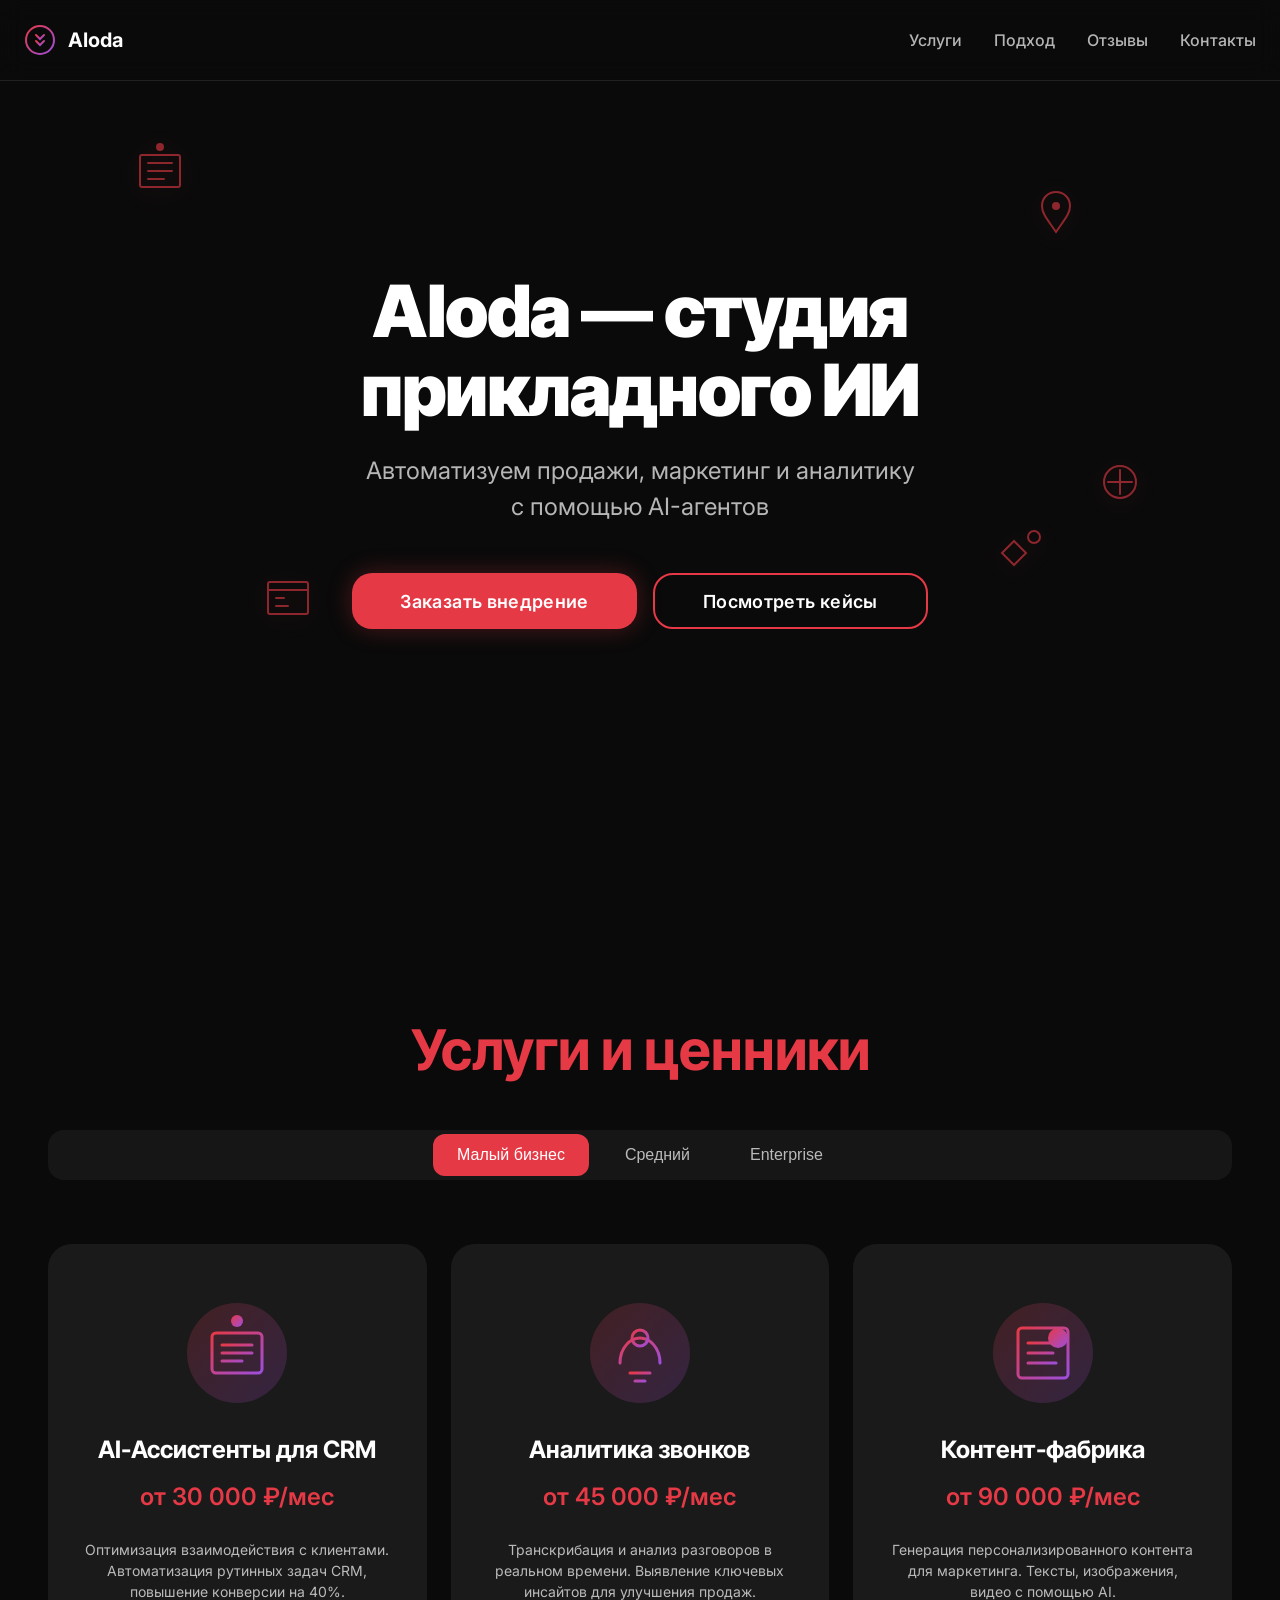
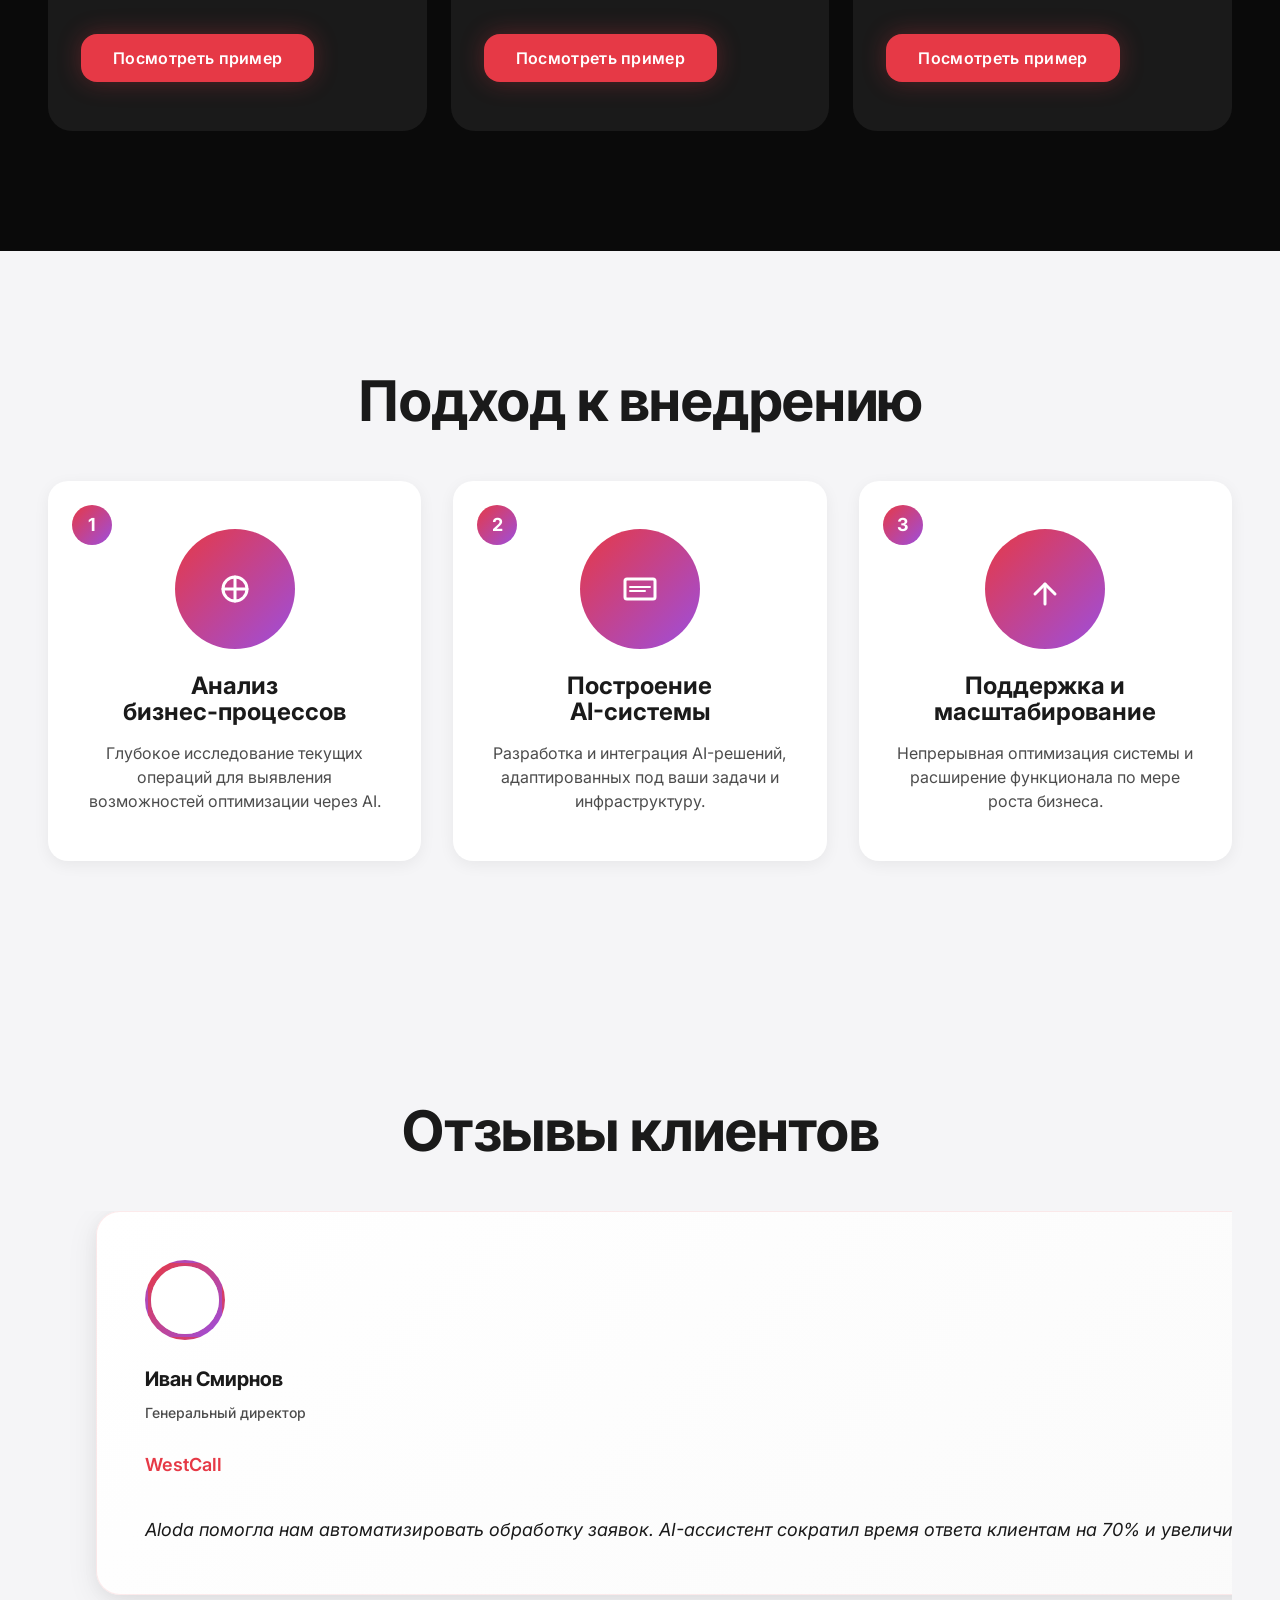
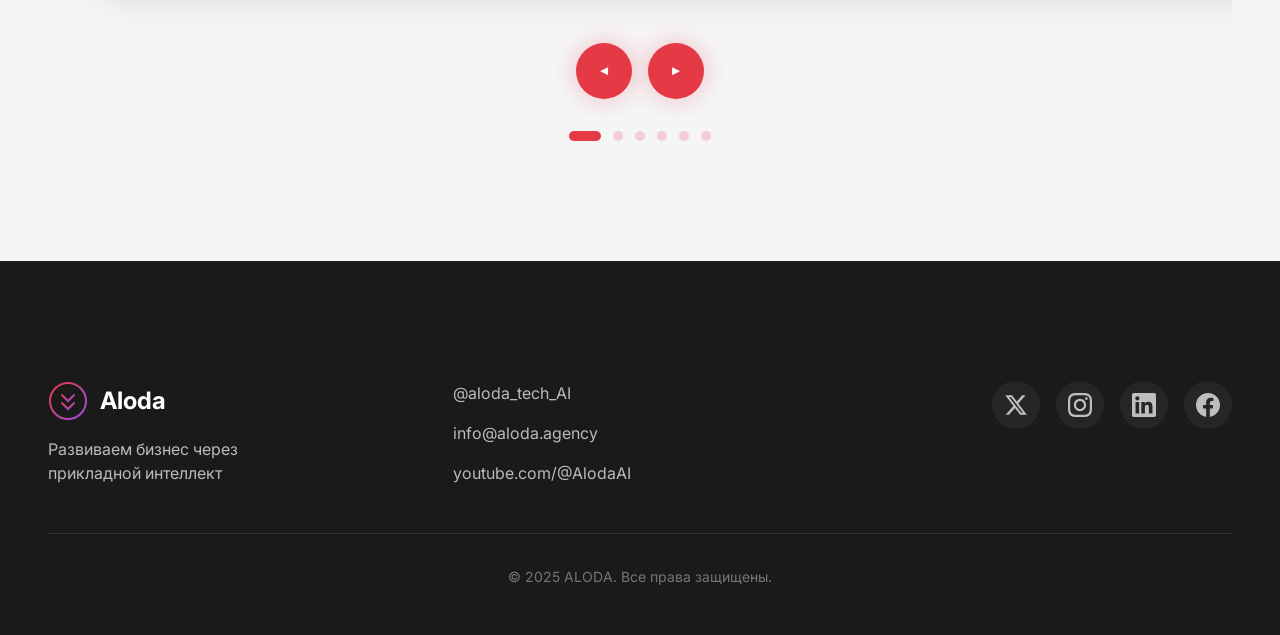
<file: standalone_site/index.html>
<!DOCTYPE html>
<html lang="ru">
<head>
  <meta charset="UTF-8">
  <meta name="viewport" content="width=device-width, initial-scale=1.0">
  <meta name="description" content="ALODA — студия прикладного ИИ. Автоматизуем продажи, маркетинг и аналитику с помощью AI-агентов. Внедряем ИИ-решения для малого, среднего бизнеса и Enterprise.">
  <meta name="keywords" content="AI агентство, искусственный интеллект, автоматизация бизнеса, AI-ассистенты, CRM автоматизация, аналитика звонков">

  <!-- Open Graph / Social Media -->
  <meta property="og:type" content="website">
  <meta property="og:title" content="ALODA — студия прикладного ИИ">
  <meta property="og:description" content="Автоматизуем бизнес-процессы с помощью AI-агентов">
  <meta property="og:image" content="/images/og-image.jpg">

  <title>ALODA — студия прикладного ИИ | AI-автоматизация для бизнеса</title>

  <!-- Favicon -->
  <link rel="icon" type="image/svg+xml" href="/images/favicon.svg">

  <!-- Preconnect to Google Fonts -->
  <link rel="preconnect" href="https://fonts.googleapis.com">
  <link rel="preconnect" href="https://fonts.gstatic.com" crossorigin>

  <!-- Google Fonts -->
  <link href="https://fonts.googleapis.com/css2?family=Inter:wght@400;500;600;700;900&family=Inter+Tight:wght@700;900&display=swap" rel="stylesheet">

  <!-- Design System CSS -->
  <link rel="stylesheet" href="css/design-tokens.css">
  <link rel="stylesheet" href="css/components.css">
  <link rel="stylesheet" href="css/main.css">

  <!-- Google Tag Manager (replace GTM-XXXXXXX with your ID) -->
  <script>
    window.dataLayer = window.dataLayer || [];
  </script>
</head>
<body>
  <!-- Skip to main content (accessibility) -->
  <a href="#main-content" class="skip-to-main">
    Перейти к основному содержанию
  </a>

  <!-- Header / Navigation -->
  <header class="header" role="banner">
    <div class="header__container">
      <a href="/" class="header__logo" aria-label="ALODA — Главная страница">
        <svg class="header__logo-icon" viewBox="0 0 32 32" fill="none" xmlns="http://www.w3.org/2000/svg">
          <circle cx="16" cy="16" r="14" stroke="url(#logo-gradient)" stroke-width="2"/>
          <path d="M12 11L16 15L20 11" stroke="url(#logo-gradient)" stroke-width="2" stroke-linecap="round"/>
          <path d="M12 17L16 21L20 17" stroke="url(#logo-gradient)" stroke-width="2" stroke-linecap="round"/>
          <defs>
            <linearGradient id="logo-gradient" x1="0%" y1="0%" x2="100%" y2="100%">
              <stop offset="0%" style="stop-color:#E63946"/>
              <stop offset="100%" style="stop-color:#9D4EDD"/>
            </linearGradient>
          </defs>
        </svg>
        <span>Aloda</span>
      </a>

      <nav class="header__nav" aria-label="Основная навигация">
        <a href="#services" class="header__nav-link">Услуги</a>
        <a href="#approach" class="header__nav-link">Подход</a>
        <a href="#testimonials" class="header__nav-link">Отзывы</a>
        <a href="#contact" class="header__nav-link">Контакты</a>
      </nav>
    </div>
  </header>

  <main id="main-content">
    <!-- Hero Section -->
    <section class="hero" data-section="hero">
      <!-- Canvas для 3D волны -->
      <canvas id="hero-wave" class="hero-wave" aria-hidden="true"></canvas>

      <!-- Floating Icons (только desktop) -->
      <div class="hero__floating-icons" aria-hidden="true">
        <svg class="floating-icon" data-speed="0.05" style="top: 15%; left: 10%; width: 64px; height: 64px;" viewBox="0 0 64 64" fill="none">
          <rect x="12" y="20" width="40" height="32" rx="2" stroke="currentColor" stroke-width="2"/>
          <path d="M20 28h24M20 36h24M20 44h16" stroke="currentColor" stroke-width="2" stroke-linecap="round"/>
          <circle cx="32" cy="12" r="4" fill="currentColor"/>
        </svg>

        <svg class="floating-icon" data-speed="0.08" style="top: 20%; right: 15%; width: 64px; height: 64px;" viewBox="0 0 64 64" fill="none">
          <path d="M32 12C24 12 18 18 18 26C18 34 24 40 32 52C40 40 46 34 46 26C46 18 40 12 32 12Z" stroke="currentColor" stroke-width="2"/>
          <circle cx="32" cy="26" r="4" fill="currentColor"/>
        </svg>

        <svg class="floating-icon" data-speed="0.06" style="bottom: 30%; left: 20%; width: 64px; height: 64px;" viewBox="0 0 64 64" fill="none">
          <rect x="12" y="16" width="40" height="32" rx="2" stroke="currentColor" stroke-width="2"/>
          <path d="M12 24h40M20 32h8M20 40h12" stroke="currentColor" stroke-width="2" stroke-linecap="round"/>
        </svg>

        <svg class="floating-icon" data-speed="0.07" style="bottom: 35%; right: 18%; width: 64px; height: 64px;" viewBox="0 0 64 64" fill="none">
          <path d="M16 32L28 20L40 32L28 44L16 32Z" stroke="currentColor" stroke-width="2"/>
          <circle cx="48" cy="16" r="6" stroke="currentColor" stroke-width="2"/>
        </svg>

        <svg class="floating-icon" data-speed="0.09" style="top: 50%; right: 10%; width: 64px; height: 64px;" viewBox="0 0 64 64" fill="none">
          <path d="M20 32h24M32 20v24" stroke="currentColor" stroke-width="2" stroke-linecap="round"/>
          <circle cx="32" cy="32" r="16" stroke="currentColor" stroke-width="2"/>
        </svg>
      </div>

      <div class="container">
        <div class="hero__content fade-in">
          <h1 class="hero__title">
            Aloda — студия прикладного ИИ
          </h1>

          <p class="hero__subtitle">
            Автоматизуем продажи, маркетинг и аналитику<br>
            с помощью AI-агентов
          </p>

          <div class="hero__cta">
            <button class="btn btn--primary btn--lg"
                    data-tracking="cta_click"
                    data-cta-location="hero"
                    data-cta-type="primary">
              Заказать внедрение
            </button>

            <a href="#testimonials" class="btn btn--secondary btn--lg"
               data-tracking="cta_click"
               data-cta-location="hero"
               data-cta-type="secondary">
              Посмотреть кейсы
            </a>
          </div>
        </div>
      </div>
    </section>

    <!-- Services & Pricing Section -->
    <section class="services" id="services" data-section="services">
      <div class="container">
        <h2 class="section__title">
          Услуги и ценники
        </h2>

        <!-- Tabs -->
        <div class="tabs" role="tablist" aria-label="Тарифные планы">
          <button class="tabs__button tabs__button--active"
                  role="tab"
                  aria-selected="true"
                  aria-controls="panel-small"
                  id="tab-small"
                  data-tracking="pricing_tab_change"
                  data-tab-id="small_business">
            Малый бизнес
          </button>
          <button class="tabs__button"
                  role="tab"
                  aria-selected="false"
                  aria-controls="panel-medium"
                  id="tab-medium"
                  data-tracking="pricing_tab_change"
                  data-tab-id="medium">
            Средний
          </button>
          <button class="tabs__button"
                  role="tab"
                  aria-selected="false"
                  aria-controls="panel-enterprise"
                  id="tab-enterprise"
                  data-tracking="pricing_tab_change"
                  data-tab-id="enterprise">
            Enterprise
          </button>
        </div>

        <!-- Tab Panel: Малый бизнес -->
        <div role="tabpanel"
             id="panel-small"
             aria-labelledby="tab-small"
             class="fade-in is-visible">

          <div class="service-cards fade-in-group">
            <!-- Card 1 -->
            <div class="service-card"
                 data-tracking="service_card"
                 data-service-name="AI-Ассистенты для CRM"
                 data-service-price="30000">

              <div class="service-card__icon">
                <svg viewBox="0 0 120 120" fill="none" xmlns="http://www.w3.org/2000/svg">
                  <circle cx="60" cy="60" r="50" fill="url(#gradient1)" opacity="0.2"/>
                  <rect x="35" y="40" width="50" height="40" rx="4" stroke="url(#gradient1)" stroke-width="3"/>
                  <path d="M45 52h30M45 60h30M45 68h20" stroke="url(#gradient1)" stroke-width="3" stroke-linecap="round"/>
                  <circle cx="60" cy="28" r="6" fill="url(#gradient1)"/>
                  <defs>
                    <linearGradient id="gradient1" x1="0%" y1="0%" x2="100%" y2="100%">
                      <stop offset="0%" style="stop-color:#E63946"/>
                      <stop offset="100%" style="stop-color:#9D4EDD"/>
                    </linearGradient>
                  </defs>
                </svg>
              </div>

              <h3 class="service-card__title">
                AI-Ассистенты для CRM
              </h3>

              <p class="service-card__price">
                от 30 000 ₽/мес
              </p>

              <p class="service-card__description">
                Оптимизация взаимодействия с клиентами. Автоматизация рутинных задач CRM, повышение конверсии на 40%.
              </p>

              <button class="btn btn--primary btn--md"
                      data-tracking="service_cta_click"
                      data-service-name="AI-Ассистенты для CRM">
                Посмотреть пример
              </button>
            </div>

            <!-- Card 2 -->
            <div class="service-card"
                 data-tracking="service_card"
                 data-service-name="Аналитика звонков"
                 data-service-price="45000">

              <div class="service-card__icon">
                <svg viewBox="0 0 120 120" fill="none" xmlns="http://www.w3.org/2000/svg">
                  <circle cx="60" cy="60" r="50" fill="url(#gradient2)" opacity="0.2"/>
                  <path d="M40 70C40 55 50 45 60 45C70 45 80 55 80 70" stroke="url(#gradient2)" stroke-width="3" stroke-linecap="round"/>
                  <circle cx="60" cy="45" r="8" stroke="url(#gradient2)" stroke-width="3"/>
                  <path d="M50 80h20M55 88h10" stroke="url(#gradient2)" stroke-width="3" stroke-linecap="round"/>
                  <defs>
                    <linearGradient id="gradient2" x1="0%" y1="0%" x2="100%" y2="100%">
                      <stop offset="0%" style="stop-color:#E63946"/>
                      <stop offset="100%" style="stop-color:#9D4EDD"/>
                    </linearGradient>
                  </defs>
                </svg>
              </div>

              <h3 class="service-card__title">
                Аналитика звонков
              </h3>

              <p class="service-card__price">
                от 45 000 ₽/мес
              </p>

              <p class="service-card__description">
                Транскрибация и анализ разговоров в реальном времени. Выявление ключевых инсайтов для улучшения продаж.
              </p>

              <button class="btn btn--primary btn--md"
                      data-tracking="service_cta_click"
                      data-service-name="Аналитика звонков">
                Посмотреть пример
              </button>
            </div>

            <!-- Card 3 -->
            <div class="service-card"
                 data-tracking="service_card"
                 data-service-name="Контент-фабрика"
                 data-service-price="90000">

              <div class="service-card__icon">
                <svg viewBox="0 0 120 120" fill="none" xmlns="http://www.w3.org/2000/svg">
                  <circle cx="60" cy="60" r="50" fill="url(#gradient3)" opacity="0.2"/>
                  <rect x="35" y="35" width="50" height="50" rx="4" stroke="url(#gradient3)" stroke-width="3"/>
                  <path d="M45 50h30M45 60h25M45 70h28" stroke="url(#gradient3)" stroke-width="3" stroke-linecap="round"/>
                  <circle cx="75" cy="45" r="10" fill="url(#gradient3)"/>
                  <defs>
                    <linearGradient id="gradient3" x1="0%" y1="0%" x2="100%" y2="100%">
                      <stop offset="0%" style="stop-color:#E63946"/>
                      <stop offset="100%" style="stop-color:#9D4EDD"/>
                    </linearGradient>
                  </defs>
                </svg>
              </div>

              <h3 class="service-card__title">
                Контент-фабрика
              </h3>

              <p class="service-card__price">
                от 90 000 ₽/мес
              </p>

              <p class="service-card__description">
                Генерация персонализированного контента для маркетинга. Тексты, изображения, видео с помощью AI.
              </p>

              <button class="btn btn--primary btn--md"
                      data-tracking="service_cta_click"
                      data-service-name="Контент-фабрика">
                Посмотреть пример
              </button>
            </div>
          </div>
        </div>

        <!-- Tab Panel: Средний бизнес -->
        <div role="tabpanel"
             id="panel-medium"
             aria-labelledby="tab-medium"
             hidden="true">

          <div class="service-cards fade-in-group">
            <div class="service-card">
              <div class="service-card__icon">
                <svg viewBox="0 0 120 120" fill="none" xmlns="http://www.w3.org/2000/svg">
                  <circle cx="60" cy="60" r="50" fill="url(#gradient4)" opacity="0.2"/>
                  <rect x="30" y="35" width="60" height="50" rx="4" stroke="url(#gradient4)" stroke-width="3"/>
                  <defs>
                    <linearGradient id="gradient4" x1="0%" y1="0%" x2="100%" y2="100%">
                      <stop offset="0%" style="stop-color:#E63946"/>
                      <stop offset="100%" style="stop-color:#9D4EDD"/>
                    </linearGradient>
                  </defs>
                </svg>
              </div>
              <h3 class="service-card__title">Комплексная автоматизация</h3>
              <p class="service-card__price">от 120 000 ₽/мес</p>
              <p class="service-card__description">
                Интеграция AI во все бизнес-процессы. CRM, маркетинг, аналитика и контент в одной экосистеме.
              </p>
              <button class="btn btn--primary btn--md">Консультация</button>
            </div>

            <div class="service-card">
              <div class="service-card__icon">
                <svg viewBox="0 0 120 120" fill="none" xmlns="http://www.w3.org/2000/svg">
                  <circle cx="60" cy="60" r="50" fill="url(#gradient5)" opacity="0.2"/>
                  <defs>
                    <linearGradient id="gradient5" x1="0%" y1="0%" x2="100%" y2="100%">
                      <stop offset="0%" style="stop-color:#E63946"/>
                      <stop offset="100%" style="stop-color:#9D4EDD"/>
                    </linearGradient>
                  </defs>
                </svg>
              </div>
              <h3 class="service-card__title">Predictive Analytics</h3>
              <p class="service-card__price">от 85 000 ₽/мес</p>
              <p class="service-card__description">
                Прогнозирование трендов и поведения клиентов. ML-модели для бизнес-решений.
              </p>
              <button class="btn btn--primary btn--md">Консультация</button>
            </div>

            <div class="service-card">
              <div class="service-card__icon">
                <svg viewBox="0 0 120 120" fill="none" xmlns="http://www.w3.org/2000/svg">
                  <circle cx="60" cy="60" r="50" fill="url(#gradient6)" opacity="0.2"/>
                  <defs>
                    <linearGradient id="gradient6" x1="0%" y1="0%" x2="100%" y2="100%">
                      <stop offset="0%" style="stop-color:#E63946"/>
                      <stop offset="100%" style="stop-color:#9D4EDD"/>
                    </linearGradient>
                  </defs>
                </svg>
              </div>
              <h3 class="service-card__title">Custom AI Solutions</h3>
              <p class="service-card__price">от 150 000 ₽/мес</p>
              <p class="service-card__description">
                Разработка индивидуальных AI-решений под специфику вашего бизнеса.
              </p>
              <button class="btn btn--primary btn--md">Консультация</button>
            </div>
          </div>
        </div>

        <!-- Tab Panel: Enterprise -->
        <div role="tabpanel"
             id="panel-enterprise"
             aria-labelledby="tab-enterprise"
             hidden="true">

          <div class="service-cards fade-in-group">
            <div class="service-card">
              <div class="service-card__icon">
                <svg viewBox="0 0 120 120" fill="none">
                  <circle cx="60" cy="60" r="50" fill="url(#gradient7)" opacity="0.2"/>
                  <defs>
                    <linearGradient id="gradient7" x1="0%" y1="0%" x2="100%" y2="100%">
                      <stop offset="0%" style="stop-color:#E63946"/>
                      <stop offset="100%" style="stop-color:#9D4EDD"/>
                    </linearGradient>
                  </defs>
                </svg>
              </div>
              <h3 class="service-card__title">AI Infrastructure</h3>
              <p class="service-card__price">от 500 000 ₽/мес</p>
              <p class="service-card__description">
                Построение корпоративной AI-инфраструктуры. Внедрение на уровне всей организации.
              </p>
              <button class="btn btn--primary btn--md">Обсудить проект</button>
            </div>

            <div class="service-card">
              <div class="service-card__icon">
                <svg viewBox="0 0 120 120" fill="none">
                  <circle cx="60" cy="60" r="50" fill="url(#gradient8)" opacity="0.2"/>
                  <defs>
                    <linearGradient id="gradient8" x1="0%" y1="0%" x2="100%" y2="100%">
                      <stop offset="0%" style="stop-color:#E63946"/>
                      <stop offset="100%" style="stop-color:#9D4EDD"/>
                    </linearGradient>
                  </defs>
                </svg>
              </div>
              <h3 class="service-card__title">Dedicated AI Team</h3>
              <p class="service-card__price">от 800 000 ₽/мес</p>
              <p class="service-card__description">
                Выделенная команда AI-специалистов для вашей компании. Full-time поддержка.
              </p>
              <button class="btn btn--primary btn--md">Обсудить проект</button>
            </div>

            <div class="service-card">
              <div class="service-card__icon">
                <svg viewBox="0 0 120 120" fill="none">
                  <circle cx="60" cy="60" r="50" fill="url(#gradient9)" opacity="0.2"/>
                  <defs>
                    <linearGradient id="gradient9" x1="0%" y1="0%" x2="100%" y2="100%">
                      <stop offset="0%" style="stop-color:#E63946"/>
                      <stop offset="100%" style="stop-color:#9D4EDD"/>
                    </linearGradient>
                  </defs>
                </svg>
              </div>
              <h3 class="service-card__title">R&D Partnership</h3>
              <p class="service-card__price">Индивидуально</p>
              <p class="service-card__description">
                Совместная разработка инновационных AI-продуктов. Исследования и эксперименты.
              </p>
              <button class="btn btn--primary btn--md">Обсудить проект</button>
            </div>
          </div>
        </div>

      </div>
    </section>

    <!-- Approach Section (Light theme) -->
    <section class="approach theme-light" id="approach" data-section="approach">
      <div class="container">
        <h2 class="section__title">
          Подход к внедрению
        </h2>

        <div class="process-steps fade-in-group">
          <!-- Step 1 -->
          <div class="process-step">
            <div class="process-step__number">1</div>

            <div class="process-step__icon">
              <svg viewBox="0 0 60 60" fill="none">
                <circle cx="30" cy="30" r="12" stroke="white" stroke-width="3"/>
                <path d="M30 18V42M18 30H42" stroke="white" stroke-width="3" stroke-linecap="round"/>
              </svg>
            </div>

            <h3 class="process-step__title">
              Анализ<br>бизнес-процессов
            </h3>

            <p class="process-step__description">
              Глубокое исследование текущих операций для выявления возможностей оптимизации через AI.
            </p>
          </div>

          <!-- Step 2 -->
          <div class="process-step">
            <div class="process-step__number">2</div>

            <div class="process-step__icon">
              <svg viewBox="0 0 60 60" fill="none">
                <rect x="15" y="20" width="30" height="20" rx="2" stroke="white" stroke-width="3"/>
                <path d="M20 28h20M20 32h15" stroke="white" stroke-width="2" stroke-linecap="round"/>
              </svg>
            </div>

            <h3 class="process-step__title">
              Построение<br>AI-системы
            </h3>

            <p class="process-step__description">
              Разработка и интеграция AI-решений, адаптированных под ваши задачи и инфраструктуру.
            </p>
          </div>

          <!-- Step 3 -->
          <div class="process-step">
            <div class="process-step__number">3</div>

            <div class="process-step__icon">
              <svg viewBox="0 0 60 60" fill="none">
                <path d="M20 35L30 25L40 35" stroke="white" stroke-width="3" stroke-linecap="round" stroke-linejoin="round"/>
                <path d="M30 25V45" stroke="white" stroke-width="3" stroke-linecap="round"/>
              </svg>
            </div>

            <h3 class="process-step__title">
              Поддержка и<br>масштабирование
            </h3>

            <p class="process-step__description">
              Непрерывная оптимизация системы и расширение функционала по мере роста бизнеса.
            </p>
          </div>
        </div>
      </div>
    </section>

    <!-- Testimonials Section (Light theme) -->
    <section class="testimonials theme-light" id="testimonials" data-section="testimonials">
      <div class="container">
        <h2 class="section__title">
          Отзывы клиентов
        </h2>

        <div class="carousel" role="region" aria-label="Отзывы клиентов" aria-live="polite">
          <div class="carousel__track">
            <!-- Testimonial 1 -->
            <article class="testimonial" aria-roledescription="slide">
              <div class="testimonial__quote">"</div>

              <div class="testimonial__avatar">
                <svg viewBox="0 0 64 64" fill="none">
                  <circle cx="32" cy="32" r="32" fill="#E0E0E0"/>
                  <circle cx="32" cy="24" r="10" fill="#9E9E9E"/>
                  <path d="M14 50C14 40 22 35 32 35C42 35 50 40 50 50" fill="#9E9E9E"/>
                </svg>
              </div>

              <h4 class="testimonial__name">Иван Смирнов</h4>
              <p class="testimonial__position">Генеральный директор</p>

              <div class="testimonial__company">
                <span style="font-weight: 600; font-size: 18px; color: #E63946;">WestCall</span>
              </div>

              <p class="testimonial__text">
                Aloda помогла нам автоматизировать обработку заявок. AI-ассистент сократил время ответа клиентам на 70% и увеличил конверсию на 40%.
              </p>
            </article>

            <!-- Testimonial 2 -->
            <article class="testimonial" aria-roledescription="slide">
              <div class="testimonial__quote">"</div>

              <div class="testimonial__avatar">
                <svg viewBox="0 0 64 64" fill="none">
                  <circle cx="32" cy="32" r="32" fill="#E0E0E0"/>
                  <circle cx="32" cy="24" r="10" fill="#9E9E9E"/>
                  <path d="M14 50C14 40 22 35 32 35C42 35 50 40 50 50" fill="#9E9E9E"/>
                </svg>
              </div>

              <h4 class="testimonial__name">Мария Петрова</h4>
              <p class="testimonial__position">CMO</p>

              <div class="testimonial__company">
                <span style="font-weight: 600; font-size: 18px; color: #9D4EDD;">Runeuro</span>
              </div>

              <p class="testimonial__text">
                Контент-фабрика от Aloda полностью изменила наш подход к маркетингу. Мы производим в 5 раз больше качественного контента с тем же бюджетом.
              </p>
            </article>

            <!-- Testimonial 3 -->
            <article class="testimonial" aria-roledescription="slide">
              <div class="testimonial__quote">"</div>

              <div class="testimonial__avatar">
                <svg viewBox="0 0 64 64" fill="none">
                  <circle cx="32" cy="32" r="32" fill="#E0E0E0"/>
                  <circle cx="32" cy="24" r="10" fill="#9E9E9E"/>
                  <path d="M14 50C14 40 22 35 32 35C42 35 50 40 50 50" fill="#9E9E9E"/>
                </svg>
              </div>

              <h4 class="testimonial__name">Алексей Волков</h4>
              <p class="testimonial__position">Директор по продажам</p>

              <div class="testimonial__company">
                <span style="font-weight: 600; font-size: 18px; color: #118AB2;">VAN</span>
              </div>

              <p class="testimonial__text">
                Аналитика звонков позволила нам понять, где теряем клиентов. За два месяца увеличили эффективность отдела продаж на 35%.
              </p>
            </article>

            <!-- Testimonial 4 -->
            <article class="testimonial" aria-roledescription="slide">
              <div class="testimonial__quote">"</div>

              <div class="testimonial__avatar">
                <svg viewBox="0 0 64 64" fill="none">
                  <circle cx="32" cy="32" r="32" fill="#E0E0E0"/>
                  <circle cx="32" cy="24" r="10" fill="#9E9E9E"/>
                  <path d="M14 50C14 40 22 35 32 35C42 35 50 40 50 50" fill="#9E9E9E"/>
                </svg>
              </div>

              <h4 class="testimonial__name">Елена Ковалёва</h4>
              <p class="testimonial__position">CEO</p>

              <div class="testimonial__company">
                <span style="font-weight: 600; font-size: 18px; color: #06D6A0;">TechFlow</span>
              </div>

              <p class="testimonial__text">
                Работа с Aloda — это инвестиция в будущее. Их AI-решения не просто автоматизируют процессы, а качественно улучшают бизнес-показатели.
              </p>
            </article>

            <!-- Testimonial 5 -->
            <article class="testimonial" aria-roledescription="slide">
              <div class="testimonial__quote">"</div>

              <div class="testimonial__avatar">
                <svg viewBox="0 0 64 64" fill="none">
                  <circle cx="32" cy="32" r="32" fill="#E0E0E0"/>
                  <circle cx="32" cy="24" r="10" fill="#9E9E9E"/>
                  <path d="M14 50C14 40 22 35 32 35C42 35 50 40 50 50" fill="#9E9E9E"/>
                </svg>
              </div>

              <h4 class="testimonial__name">Дмитрий Соколов</h4>
              <p class="testimonial__position">Руководитель IT</p>

              <div class="testimonial__company">
                <span style="font-weight: 600; font-size: 18px; color: #FFB703;">DataPro</span>
              </div>

              <p class="testimonial__text">
                Профессионализм команды Aloda на высшем уровне. Быстрое внедрение, прозрачная коммуникация и отличная техническая поддержка.
              </p>
            </article>

            <!-- Testimonial 6 -->
            <article class="testimonial" aria-roledescription="slide">
              <div class="testimonial__quote">"</div>

              <div class="testimonial__avatar">
                <svg viewBox="0 0 64 64" fill="none">
                  <circle cx="32" cy="32" r="32" fill="#E0E0E0"/>
                  <circle cx="32" cy="24" r="10" fill="#9E9E9E"/>
                  <path d="M14 50C14 40 22 35 32 35C42 35 50 40 50 50" fill="#9E9E9E"/>
                </svg>
              </div>

              <h4 class="testimonial__name">Ольга Морозова</h4>
              <p class="testimonial__position">Директор по маркетингу</p>

              <div class="testimonial__company">
                <span style="font-weight: 600; font-size: 18px; color: #E63946;">SmartRetail</span>
              </div>

              <p class="testimonial__text">
                Благодаря AI-инструментам от Aloda мы персонализировали коммуникацию с каждым клиентом. Retention вырос на 50% за квартал.
              </p>
            </article>
          </div>

          <!-- Navigation -->
          <div class="carousel-nav" aria-label="Навигация по отзывам">
            <button class="carousel-nav__arrow"
                    data-direction="prev"
                    data-tracking="testimonial_navigation"
                    aria-label="Предыдущий отзыв">
              ◄
            </button>
            <button class="carousel-nav__arrow"
                    data-direction="next"
                    data-tracking="testimonial_navigation"
                    aria-label="Следующий отзыв">
              ►
            </button>
          </div>

          <!-- Dots -->
          <div class="carousel-dots" role="tablist" aria-label="Индикаторы слайдов">
            <button class="carousel-dots__dot carousel-dots__dot--active"
                    role="tab"
                    aria-label="Слайд 1"
                    aria-selected="true"></button>
            <button class="carousel-dots__dot"
                    role="tab"
                    aria-label="Слайд 2"
                    aria-selected="false"></button>
            <button class="carousel-dots__dot"
                    role="tab"
                    aria-label="Слайд 3"
                    aria-selected="false"></button>
            <button class="carousel-dots__dot"
                    role="tab"
                    aria-label="Слайд 4"
                    aria-selected="false"></button>
            <button class="carousel-dots__dot"
                    role="tab"
                    aria-label="Слайд 5"
                    aria-selected="false"></button>
            <button class="carousel-dots__dot"
                    role="tab"
                    aria-label="Слайд 6"
                    aria-selected="false"></button>
          </div>
        </div>
      </div>
    </section>
  </main>

  <!-- Footer -->
  <footer class="footer" id="contact">
    <div class="container">
      <div class="footer__content">
        <!-- Left column -->
        <div class="footer__brand">
          <div class="footer__logo">
            <svg class="footer__logo-icon" viewBox="0 0 40 40" fill="none">
              <circle cx="20" cy="20" r="18" stroke="url(#footer-gradient)" stroke-width="2"/>
              <path d="M14 14L20 20L26 14" stroke="url(#footer-gradient)" stroke-width="2" stroke-linecap="round"/>
              <path d="M14 22L20 28L26 22" stroke="url(#footer-gradient)" stroke-width="2" stroke-linecap="round"/>
              <defs>
                <linearGradient id="footer-gradient" x1="0%" y1="0%" x2="100%" y2="100%">
                  <stop offset="0%" style="stop-color:#E63946"/>
                  <stop offset="100%" style="stop-color:#9D4EDD"/>
                </linearGradient>
              </defs>
            </svg>
            <span>Aloda</span>
          </div>
          <p class="footer__tagline">
            Развиваем бизнес через<br>прикладной интеллект
          </p>
        </div>

        <!-- Middle column -->
        <div class="footer__contacts">
          <a href="https://t.me/aloda_tech_AI"
             class="footer__link"
             data-tracking="contact_click"
             data-contact-type="telegram"
             data-location="footer"
             target="_blank"
             rel="noopener noreferrer">
            @aloda_tech_AI
          </a>
          <a href="mailto:info@aloda.agency"
             class="footer__link"
             data-tracking="contact_click"
             data-contact-type="email"
             data-location="footer">
            info@aloda.agency
          </a>
          <a href="https://youtube.com/@AlodaAI"
             class="footer__link"
             data-tracking="contact_click"
             data-contact-type="youtube"
             data-location="footer"
             target="_blank"
             rel="noopener noreferrer">
            youtube.com/@AlodaAI
          </a>
        </div>

        <!-- Right column - Social icons -->
        <div class="footer__social">
          <a href="https://x.com/aloda_ai"
             aria-label="X (Twitter)"
             data-tracking="social_click"
             data-social-network="x"
             data-location="footer"
             target="_blank"
             rel="noopener noreferrer">
            <svg viewBox="0 0 24 24" fill="currentColor">
              <path d="M18.244 2.25h3.308l-7.227 8.26 8.502 11.24H16.17l-5.214-6.817L4.99 21.75H1.68l7.73-8.835L1.254 2.25H8.08l4.713 6.231zm-1.161 17.52h1.833L7.084 4.126H5.117z"/>
            </svg>
          </a>
          <a href="https://instagram.com/aloda.ai"
             aria-label="Instagram"
             data-tracking="social_click"
             data-social-network="instagram"
             data-location="footer"
             target="_blank"
             rel="noopener noreferrer">
            <svg viewBox="0 0 24 24" fill="currentColor">
              <path d="M12 2.163c3.204 0 3.584.012 4.85.07 3.252.148 4.771 1.691 4.919 4.919.058 1.265.069 1.645.069 4.849 0 3.205-.012 3.584-.069 4.849-.149 3.225-1.664 4.771-4.919 4.919-1.266.058-1.644.07-4.85.07-3.204 0-3.584-.012-4.849-.07-3.26-.149-4.771-1.699-4.919-4.92-.058-1.265-.07-1.644-.07-4.849 0-3.204.013-3.583.07-4.849.149-3.227 1.664-4.771 4.919-4.919 1.266-.057 1.645-.069 4.849-.069zm0-2.163c-3.259 0-3.667.014-4.947.072-4.358.2-6.78 2.618-6.98 6.98-.059 1.281-.073 1.689-.073 4.948 0 3.259.014 3.668.072 4.948.2 4.358 2.618 6.78 6.98 6.98 1.281.058 1.689.072 4.948.072 3.259 0 3.668-.014 4.948-.072 4.354-.2 6.782-2.618 6.979-6.98.059-1.28.073-1.689.073-4.948 0-3.259-.014-3.667-.072-4.947-.196-4.354-2.617-6.78-6.979-6.98-1.281-.059-1.69-.073-4.949-.073zm0 5.838c-3.403 0-6.162 2.759-6.162 6.162s2.759 6.163 6.162 6.163 6.162-2.759 6.162-6.163c0-3.403-2.759-6.162-6.162-6.162zm0 10.162c-2.209 0-4-1.79-4-4 0-2.209 1.791-4 4-4s4 1.791 4 4c0 2.21-1.791 4-4 4zm6.406-11.845c-.796 0-1.441.645-1.441 1.44s.645 1.44 1.441 1.44c.795 0 1.439-.645 1.439-1.44s-.644-1.44-1.439-1.44z"/>
            </svg>
          </a>
          <a href="https://linkedin.com/company/aloda-ai"
             aria-label="LinkedIn"
             data-tracking="social_click"
             data-social-network="linkedin"
             data-location="footer"
             target="_blank"
             rel="noopener noreferrer">
            <svg viewBox="0 0 24 24" fill="currentColor">
              <path d="M20.447 20.452h-3.554v-5.569c0-1.328-.027-3.037-1.852-3.037-1.853 0-2.136 1.445-2.136 2.939v5.667H9.351V9h3.414v1.561h.046c.477-.9 1.637-1.85 3.37-1.85 3.601 0 4.267 2.37 4.267 5.455v6.286zM5.337 7.433c-1.144 0-2.063-.926-2.063-2.065 0-1.138.92-2.063 2.063-2.063 1.14 0 2.064.925 2.064 2.063 0 1.139-.925 2.065-2.064 2.065zm1.782 13.019H3.555V9h3.564v11.452zM22.225 0H1.771C.792 0 0 .774 0 1.729v20.542C0 23.227.792 24 1.771 24h20.451C23.2 24 24 23.227 24 22.271V1.729C24 .774 23.2 0 22.222 0h.003z"/>
            </svg>
          </a>
          <a href="https://facebook.com/aloda.ai"
             aria-label="Facebook"
             data-tracking="social_click"
             data-social-network="facebook"
             data-location="footer"
             target="_blank"
             rel="noopener noreferrer">
            <svg viewBox="0 0 24 24" fill="currentColor">
              <path d="M24 12.073c0-6.627-5.373-12-12-12s-12 5.373-12 12c0 5.99 4.388 10.954 10.125 11.854v-8.385H7.078v-3.47h3.047V9.43c0-3.007 1.792-4.669 4.533-4.669 1.312 0 2.686.235 2.686.235v2.953H15.83c-1.491 0-1.956.925-1.956 1.874v2.25h3.328l-.532 3.47h-2.796v8.385C19.612 23.027 24 18.062 24 12.073z"/>
            </svg>
          </a>
        </div>
      </div>

      <div class="footer__bottom">
        <p class="footer__copyright">
          © 2025 ALODA. Все права защищены.
        </p>
      </div>
    </div>
  </footer>

  <!-- JavaScript -->
  <script src="js/animations.js"></script>
  <script src="js/main.js"></script>
</body>
</html>
</file>
<file: standalone_site/css/design-tokens.css>
/**
 * ALODA Design System v1.0 - Design Tokens
 * ==========================================
 * CSS Custom Properties для всех стилевых параметров
 * Использование: var(--color-primary), var(--space-lg), etc.
 */

:root {
  /* ==========================================
     COLORS
     ========================================== */

  /* Primary Palette */
  --color-primary: #E63946;
  --color-primary-hover: #D62839;
  --color-primary-active: #C7202C;

  --color-secondary: #9D4EDD;
  --color-secondary-hover: #8C3FCC;

  /* Gradients */
  --gradient-primary: linear-gradient(135deg, #E63946 0%, #9D4EDD 100%);
  --gradient-primary-soft: linear-gradient(135deg, rgba(230,57,70,0.8) 0%, rgba(157,78,221,0.8) 100%);

  /* 3D Wave gradient (5-stop red to purple) */
  --gradient-wave: linear-gradient(135deg,
    #E63946 0%,
    #C23A5E 25%,
    #A03C76 50%,
    #7D3E8E 75%,
    #5B40A6 100%
  );

  /* Radial gradient for decorative elements */
  --gradient-radial: radial-gradient(circle at center,
    rgba(230,57,70,0.2) 0%,
    rgba(157,78,221,0.2) 50%,
    transparent 100%
  );

  /* Dark Theme Colors */
  --color-bg-dark: #0A0A0A;
  --color-bg-dark-elevated: #1A1A1A;
  --color-bg-dark-hover: rgba(255,255,255,0.05);
  --color-bg-dark-subtle: rgba(255,255,255,0.02);

  --color-fg-dark: #FFFFFF;
  --color-fg-dark-muted: rgba(255,255,255,0.7);
  --color-fg-dark-subtle: rgba(255,255,255,0.4);
  --color-fg-dark-disabled: rgba(255,255,255,0.3);

  /* Light Theme Colors */
  --color-bg-light: #F5F5F7;
  --color-bg-light-elevated: #FFFFFF;
  --color-bg-light-hover: rgba(0,0,0,0.02);
  --color-bg-light-subtle: rgba(0,0,0,0.01);

  --color-fg-light: #1A1A1A;
  --color-fg-light-muted: rgba(0,0,0,0.7);
  --color-fg-light-subtle: rgba(0,0,0,0.4);
  --color-fg-light-disabled: rgba(0,0,0,0.3);

  /* Semantic Colors */
  --color-success: #06D6A0;
  --color-success-hover: #05C294;
  --color-warning: #FFB703;
  --color-warning-hover: #F5AC00;
  --color-danger: #E63946;
  --color-danger-hover: #D62839;
  --color-info: #118AB2;
  --color-info-hover: #0F7A9D;

  /* Border Colors */
  --color-border-dark: rgba(255,255,255,0.1);
  --color-border-dark-strong: rgba(255,255,255,0.2);
  --color-border-light: rgba(0,0,0,0.08);
  --color-border-light-strong: rgba(0,0,0,0.15);

  /* ==========================================
     SPACING (8pt grid)
     ========================================== */

  --space-0: 0;
  --space-xxs: 4px;
  --space-xs: 8px;
  --space-sm: 12px;
  --space-md: 16px;
  --space-lg: 24px;
  --space-xl: 32px;
  --space-2xl: 48px;
  --space-3xl: 64px;
  --space-4xl: 80px;
  --space-5xl: 120px;
  --space-6xl: 160px;

  /* ==========================================
     TYPOGRAPHY
     ========================================== */

  /* Font Families */
  --font-primary: 'Inter', -apple-system, BlinkMacSystemFont, 'Segoe UI', system-ui, sans-serif;
  --font-display: 'Inter Tight', 'Inter', sans-serif;
  --font-mono: 'SF Mono', Monaco, 'Cascadia Code', 'Roboto Mono', Consolas, 'Courier New', monospace;

  /* Font Sizes */
  --text-xs: 12px;      /* 0.75rem - Fine print, captions */
  --text-sm: 14px;      /* 0.875rem - Body small, labels */
  --text-base: 16px;    /* 1rem - Body, buttons */
  --text-lg: 18px;      /* 1.125rem - Lead text */
  --text-xl: 20px;      /* 1.25rem - Subheadings */
  --text-2xl: 24px;     /* 1.5rem - H4, prices */
  --text-3xl: 32px;     /* 2rem - H3 */
  --text-4xl: 40px;     /* 2.5rem - H2 */
  --text-5xl: 48px;     /* 3rem - H2 large */
  --text-6xl: 56px;     /* 3.5rem - H1 section */
  --text-7xl: 72px;     /* 4.5rem - H1 hero */

  /* Font Weights */
  --font-regular: 400;
  --font-medium: 500;
  --font-semibold: 600;
  --font-bold: 700;
  --font-extrabold: 800;
  --font-black: 900;

  /* Line Heights */
  --leading-none: 1;
  --leading-tight: 1.1;
  --leading-snug: 1.3;
  --leading-normal: 1.5;
  --leading-relaxed: 1.7;
  --leading-loose: 2;

  /* Letter Spacing */
  --tracking-tighter: -0.04em;
  --tracking-tight: -0.02em;
  --tracking-normal: 0;
  --tracking-wide: 0.02em;
  --tracking-wider: 0.04em;

  /* ==========================================
     BORDER RADIUS
     ========================================== */

  --radius-none: 0;
  --radius-sm: 8px;
  --radius-md: 12px;
  --radius-lg: 16px;
  --radius-xl: 20px;
  --radius-2xl: 24px;
  --radius-3xl: 32px;
  --radius-full: 9999px;

  /* ==========================================
     SHADOWS
     ========================================== */

  /* Light Theme Shadows */
  --shadow-xs: 0 1px 2px rgba(0,0,0,0.04);
  --shadow-sm: 0 2px 8px rgba(0,0,0,0.04);
  --shadow-md: 0 4px 16px rgba(0,0,0,0.06);
  --shadow-lg: 0 8px 32px rgba(0,0,0,0.08);
  --shadow-xl: 0 12px 48px rgba(0,0,0,0.12);
  --shadow-2xl: 0 24px 64px rgba(0,0,0,0.16);

  /* Dark Theme Glows */
  --glow-primary: 0 0 24px rgba(230,57,70,0.3);
  --glow-primary-strong: 0 0 32px rgba(230,57,70,0.5);
  --glow-secondary: 0 0 24px rgba(157,78,221,0.3);
  --glow-card: 0 4px 32px rgba(230,57,70,0.15);

  /* Inner Shadows */
  --shadow-inner: inset 0 2px 4px rgba(0,0,0,0.06);

  /* ==========================================
     Z-INDEX SCALE
     ========================================== */

  --z-base: 0;
  --z-dropdown: 100;
  --z-sticky: 200;
  --z-fixed: 300;
  --z-modal-backdrop: 400;
  --z-modal: 500;
  --z-popover: 600;
  --z-tooltip: 700;

  /* ==========================================
     TRANSITIONS & ANIMATIONS
     ========================================== */

  /* Durations */
  --duration-instant: 0ms;
  --duration-fast: 120ms;
  --duration-base: 200ms;
  --duration-slow: 300ms;
  --duration-slower: 400ms;
  --duration-slowest: 600ms;

  /* Easing Functions */
  --ease-linear: linear;
  --ease-in: cubic-bezier(0.4, 0, 1, 1);
  --ease-out: cubic-bezier(0, 0, 0.2, 1);
  --ease-in-out: cubic-bezier(0.4, 0, 0.2, 1);
  --ease-spring: cubic-bezier(0.2, 0.8, 0.2, 1);  /* Main easing */
  --ease-bounce: cubic-bezier(0.68, -0.55, 0.265, 1.55);

  /* ==========================================
     LAYOUT & GRID
     ========================================== */

  /* Container */
  --container-max: 1280px;
  --container-padding: 24px;
  --container-padding-lg: 48px;

  /* Grid gaps */
  --gap-sm: 16px;
  --gap-md: 24px;
  --gap-lg: 32px;
  --gap-xl: 48px;

  /* ==========================================
     BREAKPOINTS (for reference in JS)
     ========================================== */

  --breakpoint-sm: 640px;
  --breakpoint-md: 768px;
  --breakpoint-lg: 1024px;
  --breakpoint-xl: 1280px;
  --breakpoint-2xl: 1536px;

  /* ==========================================
     OPACITY SCALE
     ========================================== */

  --opacity-0: 0;
  --opacity-10: 0.1;
  --opacity-20: 0.2;
  --opacity-30: 0.3;
  --opacity-40: 0.4;
  --opacity-50: 0.5;
  --opacity-60: 0.6;
  --opacity-70: 0.7;
  --opacity-80: 0.8;
  --opacity-90: 0.9;
  --opacity-100: 1;

  /* ==========================================
     BACKDROP BLUR
     ========================================== */

  --blur-none: 0;
  --blur-sm: 4px;
  --blur-md: 8px;
  --blur-lg: 12px;
  --blur-xl: 16px;
  --blur-2xl: 24px;
}

/* ==========================================
   THEME VARIANTS (Light/Dark overrides)
   ========================================== */

/* Light theme overrides (when applied to body or specific sections) */
[data-theme="light"],
.theme-light {
  --color-bg-primary: var(--color-bg-light);
  --color-bg-elevated: var(--color-bg-light-elevated);
  --color-bg-hover: var(--color-bg-light-hover);

  --color-fg-primary: var(--color-fg-light);
  --color-fg-muted: var(--color-fg-light-muted);
  --color-fg-subtle: var(--color-fg-light-subtle);

  --color-border: var(--color-border-light);
  --color-border-strong: var(--color-border-light-strong);

  --shadow-default: var(--shadow-md);
}

/* Dark theme overrides (default) */
[data-theme="dark"],
.theme-dark,
:root {
  --color-bg-primary: var(--color-bg-dark);
  --color-bg-elevated: var(--color-bg-dark-elevated);
  --color-bg-hover: var(--color-bg-dark-hover);

  --color-fg-primary: var(--color-fg-dark);
  --color-fg-muted: var(--color-fg-dark-muted);
  --color-fg-subtle: var(--color-fg-dark-subtle);

  --color-border: var(--color-border-dark);
  --color-border-strong: var(--color-border-dark-strong);

  --shadow-default: var(--glow-card);
}

/* ==========================================
   PREFERS COLOR SCHEME (system preference)
   ========================================== */

@media (prefers-color-scheme: light) {
  :root:not([data-theme]) {
    --color-bg-primary: var(--color-bg-light);
    --color-bg-elevated: var(--color-bg-light-elevated);
    --color-fg-primary: var(--color-fg-light);
    --color-fg-muted: var(--color-fg-light-muted);
    --color-border: var(--color-border-light);
  }
}

@media (prefers-color-scheme: dark) {
  :root:not([data-theme]) {
    --color-bg-primary: var(--color-bg-dark);
    --color-bg-elevated: var(--color-bg-dark-elevated);
    --color-fg-primary: var(--color-fg-dark);
    --color-fg-muted: var(--color-fg-dark-muted);
    --color-border: var(--color-border-dark);
  }
}

/* ==========================================
   REDUCED MOTION (accessibility)
   ========================================== */

@media (prefers-reduced-motion: reduce) {
  :root {
    --duration-instant: 0ms;
    --duration-fast: 0ms;
    --duration-base: 0ms;
    --duration-slow: 0ms;
    --duration-slower: 0ms;
    --duration-slowest: 0ms;
  }
}
</file>
<file: standalone_site/css/components.css>
/**
 * ALODA Design System - UI Components
 * ======================================
 * Готовые компоненты для использования
 * Требует: design-tokens.css
 */

/* ==========================================
   BUTTON COMPONENT
   ========================================== */

.btn {
  /* Layout */
  display: inline-flex;
  align-items: center;
  justify-content: center;
  gap: var(--space-xs);

  /* Typography */
  font-family: var(--font-primary);
  font-weight: var(--font-semibold);
  font-size: var(--text-base);
  letter-spacing: var(--tracking-wide);
  text-decoration: none;
  white-space: nowrap;

  /* Style */
  border: none;
  cursor: pointer;
  position: relative;
  overflow: hidden;
  user-select: none;

  /* Transitions */
  transition:
    background var(--duration-base) var(--ease-spring),
    transform var(--duration-base) var(--ease-spring),
    box-shadow var(--duration-base) var(--ease-spring),
    color var(--duration-base) var(--ease-spring);

  /* Focus */
  outline: none;
}

.btn:focus-visible {
  outline: 2px solid var(--color-primary);
  outline-offset: 2px;
}

.btn:disabled,
.btn--disabled {
  opacity: 0.5;
  cursor: not-allowed;
  pointer-events: none;
}

/* Button Sizes */
.btn--sm {
  height: 40px;
  padding: 0 var(--space-lg);
  font-size: var(--text-sm);
  border-radius: var(--radius-lg);
}

.btn--md {
  height: 48px;
  padding: 0 var(--space-xl);
  font-size: var(--text-base);
  border-radius: var(--radius-lg);
}

.btn--lg {
  height: 56px;
  padding: 0 var(--space-2xl);
  font-size: var(--text-lg);
  border-radius: var(--radius-xl);
}

/* Button Variants */

/* Primary - Red filled */
.btn--primary {
  background: var(--color-primary);
  color: white;
  box-shadow: var(--glow-primary);
}

.btn--primary:hover {
  background: var(--color-primary-hover);
  transform: translateY(-2px);
  box-shadow: 0 8px 24px rgba(230,57,70,0.4);
}

.btn--primary:active {
  background: var(--color-primary-active);
  transform: translateY(0);
}

/* Secondary - Outlined */
.btn--secondary {
  background: transparent;
  color: var(--color-fg-dark);
  border: 2px solid var(--color-primary);
}

.btn--secondary:hover {
  background: var(--color-primary);
  color: white;
  transform: translateY(-2px);
}

.btn--secondary:active {
  transform: translateY(0);
}

/* Ghost - Transparent hover */
.btn--ghost {
  background: transparent;
  color: var(--color-fg-dark-muted);
}

.btn--ghost:hover {
  background: var(--color-bg-dark-hover);
  color: var(--color-fg-dark);
}

/* Link style */
.btn--link {
  background: transparent;
  color: var(--color-primary);
  padding: 0;
  height: auto;
  text-decoration: underline;
  text-underline-offset: 4px;
}

.btn--link:hover {
  color: var(--color-primary-hover);
  text-decoration-thickness: 2px;
}

/* Full width variant */
.btn--full {
  width: 100%;
}

/* Ripple effect on click */
.btn::after {
  content: '';
  position: absolute;
  top: 50%;
  left: 50%;
  width: 0;
  height: 0;
  border-radius: 50%;
  background: rgba(255,255,255,0.3);
  transform: translate(-50%, -50%);
  transition: width 0.6s, height 0.6s;
  pointer-events: none;
}

.btn:active::after {
  width: 300px;
  height: 300px;
}

/* ==========================================
   SERVICE CARD COMPONENT
   ========================================== */

.service-card {
  position: relative;
  background: var(--color-bg-dark-elevated);
  border-radius: var(--radius-2xl);
  padding: var(--space-2xl) var(--space-xl);
  border: 1px solid transparent;
  transition:
    transform var(--duration-slow) var(--ease-spring),
    box-shadow var(--duration-slow) var(--ease-spring);
}

/* Gradient border effect */
.service-card::before {
  content: '';
  position: absolute;
  top: 0;
  left: 0;
  right: 0;
  bottom: 0;
  border-radius: inherit;
  padding: 1px;
  background: var(--gradient-primary);
  -webkit-mask:
    linear-gradient(#fff 0 0) content-box,
    linear-gradient(#fff 0 0);
  -webkit-mask-composite: xor;
  mask-composite: exclude;
  opacity: 0;
  transition: opacity var(--duration-base) var(--ease-spring);
  pointer-events: none;
}

/* Top glow effect */
.service-card::after {
  content: '';
  position: absolute;
  top: -1px;
  left: 10%;
  right: 10%;
  height: 2px;
  background: var(--gradient-primary);
  border-radius: var(--radius-full);
  opacity: 0;
  filter: blur(8px);
  transition: opacity var(--duration-base) var(--ease-spring);
}

.service-card:hover::before,
.service-card:hover::after {
  opacity: 1;
}

.service-card:hover {
  transform: translateY(-8px);
  box-shadow: var(--glow-card);
}

.service-card__icon {
  width: 120px;
  height: 120px;
  margin: 0 auto var(--space-lg);
  display: flex;
  align-items: center;
  justify-content: center;
  transition: transform var(--duration-slow) var(--ease-spring);
}

.service-card:hover .service-card__icon {
  animation: iconBounce 0.6s var(--ease-spring);
}

@keyframes iconBounce {
  0%, 100% { transform: translateY(0); }
  50% { transform: translateY(-8px); }
}

.service-card__icon img {
  width: 100%;
  height: 100%;
  object-fit: contain;
}

.service-card__title {
  font-family: var(--font-display);
  font-size: var(--text-2xl);
  font-weight: var(--font-bold);
  line-height: var(--leading-tight);
  color: var(--color-fg-dark);
  margin-bottom: var(--space-md);
  text-align: center;
}

.service-card__price {
  font-size: var(--text-2xl);
  font-weight: var(--font-semibold);
  color: var(--color-primary);
  margin-bottom: var(--space-lg);
  text-align: center;
}

.service-card__description {
  font-size: var(--text-sm);
  line-height: var(--leading-normal);
  color: var(--color-fg-dark-muted);
  margin-bottom: var(--space-xl);
  text-align: center;
}

/* ==========================================
   TAB SWITCHER
   ========================================== */

.tabs {
  display: inline-flex;
  gap: var(--space-sm);
  background: rgba(255,255,255,0.05);
  padding: 4px;
  border-radius: var(--radius-lg);
}

.tabs__button {
  padding: var(--space-sm) var(--space-lg);
  font-size: var(--text-base);
  font-weight: var(--font-medium);
  color: var(--color-fg-dark-muted);
  background: transparent;
  border: none;
  border-radius: var(--radius-md);
  cursor: pointer;
  transition: all var(--duration-base) var(--ease-spring);
  position: relative;
}

.tabs__button:hover {
  color: var(--color-fg-dark);
  background: rgba(255,255,255,0.05);
}

.tabs__button:focus-visible {
  outline: 2px solid var(--color-primary);
  outline-offset: 2px;
}

.tabs__button--active {
  color: white;
  background: var(--color-primary);
}

/* ==========================================
   TESTIMONIAL CARD (Enhanced Design)
   ========================================== */

.testimonial {
  background: linear-gradient(135deg, #ffffff 0%, #fafafa 100%);
  border-radius: var(--radius-2xl);
  padding: var(--space-2xl);
  box-shadow:
    0 4px 16px rgba(0, 0, 0, 0.04),
    0 8px 32px rgba(0, 0, 0, 0.08);
  transition: all var(--duration-slow) var(--ease-spring);
  position: relative;
  overflow: hidden;
  border: 1px solid rgba(230, 57, 70, 0.1);
}

/* Gradient border effect */
.testimonial::before {
  content: '';
  position: absolute;
  top: 0;
  left: 0;
  right: 0;
  height: 4px;
  background: var(--gradient-primary);
  opacity: 0;
  transition: opacity var(--duration-base) var(--ease-spring);
}

.testimonial:hover {
  box-shadow:
    0 8px 24px rgba(230, 57, 70, 0.12),
    0 16px 48px rgba(157, 78, 221, 0.15);
  transform: translateY(-8px);
  border-color: rgba(230, 57, 70, 0.2);
}

.testimonial:hover::before {
  opacity: 1;
}

.testimonial__quote {
  position: absolute;
  top: var(--space-xl);
  right: var(--space-xl);
  font-size: 64px;
  font-weight: var(--font-black);
  background: var(--gradient-primary);
  -webkit-background-clip: text;
  -webkit-text-fill-color: transparent;
  background-clip: text;
  line-height: 1;
  font-family: Georgia, serif;
  opacity: 0.15;
}

.testimonial__avatar {
  width: 80px;
  height: 80px;
  border-radius: var(--radius-full);
  overflow: hidden;
  margin-bottom: var(--space-lg);
  border: 3px solid transparent;
  background: var(--gradient-primary);
  padding: 3px;
  position: relative;
}

.testimonial__avatar::before {
  content: '';
  position: absolute;
  inset: 3px;
  background: white;
  border-radius: var(--radius-full);
  z-index: 0;
}

.testimonial__avatar img {
  width: 100%;
  height: 100%;
  object-fit: cover;
  border-radius: var(--radius-full);
  position: relative;
  z-index: 1;
}

.testimonial__name {
  font-size: var(--text-xl);
  font-weight: var(--font-bold);
  color: var(--color-fg-light);
  margin-bottom: var(--space-xs);
  font-family: var(--font-display);
}

.testimonial__position {
  font-size: var(--text-sm);
  color: var(--color-fg-light-muted);
  margin-bottom: var(--space-lg);
  font-weight: var(--font-medium);
}

.testimonial__company {
  height: 36px;
  margin-bottom: var(--space-xl);
  display: flex;
  align-items: center;
}

.testimonial__company img {
  height: 100%;
  width: auto;
  filter: grayscale(100%);
  opacity: 0.6;
  transition: all var(--duration-base) var(--ease-spring);
}

.testimonial:hover .testimonial__company img {
  filter: grayscale(0%);
  opacity: 1;
}

.testimonial__text {
  font-size: var(--text-lg);
  line-height: var(--leading-relaxed);
  color: var(--color-fg-light);
  position: relative;
  z-index: 1;
  font-style: italic;
}

/* Star rating (можно добавить в HTML позже) */
.testimonial__rating {
  display: flex;
  gap: 4px;
  margin-bottom: var(--space-md);
}

.testimonial__rating svg {
  width: 20px;
  height: 20px;
  fill: #FFC107;
}

/* ==========================================
   CAROUSEL CONTROLS
   ========================================== */

.carousel-nav {
  display: flex;
  gap: var(--space-md);
  justify-content: center;
  margin-top: var(--space-2xl);
}

.carousel-nav__arrow {
  width: 56px;
  height: 56px;
  border-radius: var(--radius-full);
  background: var(--color-primary);
  border: none;
  cursor: pointer;
  display: flex;
  align-items: center;
  justify-content: center;
  color: white;
  transition: all var(--duration-base) var(--ease-spring);
  box-shadow: var(--glow-primary);
}

.carousel-nav__arrow:hover {
  background: var(--color-primary-hover);
  transform: scale(1.08);
}

.carousel-nav__arrow:active {
  transform: scale(0.96);
}

.carousel-nav__arrow:focus-visible {
  outline: 2px solid var(--color-primary);
  outline-offset: 4px;
}

.carousel-nav__arrow svg {
  width: 24px;
  height: 24px;
}

.carousel-dots {
  display: flex;
  gap: var(--space-sm);
  justify-content: center;
  margin-top: var(--space-xl);
}

.carousel-dots__dot {
  width: 10px;
  height: 10px;
  border-radius: var(--radius-full);
  background: rgba(230,57,70,0.2);
  border: none;
  cursor: pointer;
  padding: 0;
  transition: all var(--duration-base) var(--ease-spring);
}

.carousel-dots__dot--active {
  background: var(--color-primary);
  width: 32px;
}

.carousel-dots__dot:hover:not(.carousel-dots__dot--active) {
  background: rgba(230,57,70,0.4);
}

.carousel-dots__dot:focus-visible {
  outline: 2px solid var(--color-primary);
  outline-offset: 2px;
}

/* ==========================================
   PROCESS STEP CARD (Light Theme)
   ========================================== */

.process-step {
  background: white;
  border-radius: var(--radius-xl);
  padding: var(--space-2xl) var(--space-xl);
  box-shadow: var(--shadow-md);
  text-align: center;
  position: relative;
}

.process-step__number {
  position: absolute;
  top: var(--space-lg);
  left: var(--space-lg);
  width: 40px;
  height: 40px;
  border-radius: var(--radius-full);
  background: var(--gradient-primary);
  color: white;
  font-size: var(--text-lg);
  font-weight: var(--font-bold);
  display: flex;
  align-items: center;
  justify-content: center;
}

.process-step__icon {
  width: 120px;
  height: 120px;
  margin: 0 auto var(--space-lg);
  border-radius: var(--radius-full);
  background: var(--gradient-primary);
  display: flex;
  align-items: center;
  justify-content: center;
  color: white;
}

.process-step__icon svg {
  width: 60px;
  height: 60px;
}

.process-step__title {
  font-size: var(--text-2xl);
  font-weight: var(--font-bold);
  color: var(--color-fg-light);
  margin-bottom: var(--space-md);
  line-height: var(--leading-tight);
}

.process-step__description {
  font-size: var(--text-base);
  line-height: var(--leading-normal);
  color: var(--color-fg-light-muted);
}

/* ==========================================
   HEADER / NAVIGATION
   ========================================== */

.header {
  position: fixed;
  top: 0;
  left: 0;
  right: 0;
  z-index: var(--z-sticky);
  background: rgba(10,10,10,0.8);
  backdrop-filter: blur(var(--blur-lg));
  -webkit-backdrop-filter: blur(var(--blur-lg));
  border-bottom: 1px solid var(--color-border-dark);
  transition: all var(--duration-base) var(--ease-out);
}

.header--scrolled {
  background: rgba(10,10,10,0.95);
  box-shadow: 0 4px 24px rgba(0,0,0,0.3);
}

.header__container {
  max-width: var(--container-max);
  margin: 0 auto;
  padding: var(--space-lg) var(--container-padding);
  display: flex;
  align-items: center;
  justify-content: space-between;
}

.header__logo {
  display: flex;
  align-items: center;
  gap: var(--space-sm);
  font-size: var(--text-xl);
  font-weight: var(--font-bold);
  color: white;
  text-decoration: none;
  transition: opacity var(--duration-base);
}

.header__logo:hover {
  opacity: 0.8;
}

.header__logo-icon {
  width: 32px;
  height: 32px;
}

.header__nav {
  display: flex;
  gap: var(--space-xl);
  align-items: center;
}

.header__nav-link {
  font-size: var(--text-base);
  font-weight: var(--font-medium);
  color: var(--color-fg-dark-muted);
  text-decoration: none;
  transition: color var(--duration-base) var(--ease-spring);
  position: relative;
}

.header__nav-link:hover {
  color: var(--color-fg-dark);
}

.header__nav-link::after {
  content: '';
  position: absolute;
  bottom: -4px;
  left: 0;
  right: 0;
  height: 2px;
  background: var(--color-primary);
  transform: scaleX(0);
  transition: transform var(--duration-base) var(--ease-spring);
}

.header__nav-link:hover::after {
  transform: scaleX(1);
}

.header__help {
  width: 32px;
  height: 32px;
  border-radius: var(--radius-full);
  border: 2px solid var(--color-border-dark);
  background: transparent;
  color: var(--color-fg-dark-muted);
  display: flex;
  align-items: center;
  justify-content: center;
  cursor: pointer;
  transition: all var(--duration-base) var(--ease-spring);
}

.header__help:hover {
  border-color: var(--color-primary);
  color: var(--color-primary);
}

/* ==========================================
   UTILITY CLASSES
   ========================================== */

/* Screen Reader Only */
.sr-only {
  position: absolute;
  width: 1px;
  height: 1px;
  padding: 0;
  margin: -1px;
  overflow: hidden;
  clip: rect(0, 0, 0, 0);
  white-space: nowrap;
  border-width: 0;
}

.sr-only-focusable:focus {
  position: static;
  width: auto;
  height: auto;
  padding: initial;
  margin: initial;
  overflow: visible;
  clip: auto;
  white-space: normal;
}

/* Skip to main content */
.skip-to-main {
  position: absolute;
  top: -100px;
  left: 0;
  background: var(--color-primary);
  color: white;
  padding: var(--space-md) var(--space-lg);
  z-index: 9999;
  text-decoration: none;
  transition: top var(--duration-base);
  border-radius: 0 0 var(--radius-md) 0;
}

.skip-to-main:focus {
  top: 0;
}

/* Loading Skeleton */
@keyframes shimmer {
  0% {
    background-position: -1000px 0;
  }
  100% {
    background-position: 1000px 0;
  }
}

.skeleton {
  background: linear-gradient(
    90deg,
    var(--color-bg-dark-elevated) 0%,
    rgba(255,255,255,0.05) 50%,
    var(--color-bg-dark-elevated) 100%
  );
  background-size: 1000px 100%;
  animation: shimmer 2s infinite linear;
  border-radius: var(--radius-md);
}

.skeleton--text {
  height: 1em;
  margin-bottom: 0.5em;
}

.skeleton--card {
  height: 400px;
  border-radius: var(--radius-2xl);
}

/* Floating Animation */
@keyframes float {
  0%, 100% {
    transform: translate(0, 0) rotate(0deg);
  }
  25% {
    transform: translate(10px, -15px) rotate(3deg);
  }
  50% {
    transform: translate(-5px, -25px) rotate(-2deg);
  }
  75% {
    transform: translate(-10px, -10px) rotate(2deg);
  }
}

.floating {
  animation: float 6s ease-in-out infinite;
}

/* Fade in animation (for scroll triggers) */
.fade-in {
  opacity: 0;
  transform: translateY(40px);
  transition:
    opacity var(--duration-slower) var(--ease-out),
    transform var(--duration-slower) var(--ease-out);
}

.fade-in.is-visible {
  opacity: 1;
  transform: translateY(0);
}
</file>
<file: standalone_site/css/main.css>
/**
 * ALODA Main Stylesheet
 * ======================
 * Layout, sections, and page-specific styles
 * Depends on: design-tokens.css, components.css
 */

/* ==========================================
   RESET & BASE STYLES
   ========================================== */

* {
  margin: 0;
  padding: 0;
  box-sizing: border-box;
}

html {
  font-size: 16px;
  scroll-behavior: smooth;
}

body {
  font-family: var(--font-primary);
  font-size: var(--text-base);
  line-height: var(--leading-normal);
  color: var(--color-fg-dark);
  background: var(--color-bg-dark);
  -webkit-font-smoothing: antialiased;
  -moz-osx-font-smoothing: grayscale;
  overflow-x: hidden;
}

img,
svg {
  max-width: 100%;
  height: auto;
  display: block;
}

/* ==========================================
   CONTAINER
   ========================================== */

.container {
  max-width: var(--container-max);
  margin: 0 auto;
  padding: 0 var(--container-padding);
}

@media (min-width: 768px) {
  .container {
    padding: 0 var(--container-padding-lg);
  }
}

/* ==========================================
   HERO SECTION
   ========================================== */

.hero {
  position: relative;
  min-height: 100vh;
  display: flex;
  align-items: center;
  justify-content: center;
  overflow: hidden;
  background: var(--color-bg-dark);
  padding: var(--space-5xl) 0;
}

.hero-wave {
  position: absolute;
  top: 50%;
  left: 50%;
  transform: translate(-50%, -50%);
  width: min(90%, 800px);
  height: min(90vh, 800px);
  z-index: 0;
  opacity: 0.8;
  filter: blur(0.5px);
}

@media (max-width: 768px) {
  .hero-wave {
    width: 100%;
    height: 60vh;
    opacity: 0.5;
  }
}

.hero__floating-icons {
  position: absolute;
  top: 0;
  left: 0;
  width: 100%;
  height: 100%;
  z-index: 5;
  pointer-events: none;
}

.floating-icon {
  position: absolute;
  opacity: 0.6;
  filter: drop-shadow(0 4px 12px rgba(230,57,70,0.3));
  color: var(--color-primary);
  animation: float 6s ease-in-out infinite;
}

@keyframes float {
  0%, 100% {
    transform: translate(0, 0) rotate(0deg);
  }
  25% {
    transform: translate(10px, -15px) rotate(3deg);
  }
  50% {
    transform: translate(-5px, -25px) rotate(-2deg);
  }
  75% {
    transform: translate(-10px, -10px) rotate(2deg);
  }
}

.hero__content {
  position: relative;
  z-index: 10;
  text-align: center;
  max-width: 900px;
  margin: 0 auto;
}

.hero__title {
  font-family: var(--font-display);
  font-size: clamp(40px, 8vw, 72px);
  font-weight: var(--font-black);
  line-height: var(--leading-tight);
  letter-spacing: var(--tracking-tight);
  color: var(--color-fg-dark);
  margin-bottom: var(--space-lg);
}

.hero__subtitle {
  font-size: clamp(18px, 3vw, 24px);
  line-height: var(--leading-normal);
  color: var(--color-fg-dark-muted);
  margin-bottom: var(--space-2xl);
}

.hero__cta {
  display: flex;
  gap: var(--space-md);
  justify-content: center;
  flex-wrap: wrap;
}

/* Mobile optimizations */
@media (max-width: 767px) {
  .hero {
    min-height: auto;
    padding: var(--space-3xl) 0;
  }

  .hero__floating-icons {
    display: none;
  }

  .hero-wave {
    opacity: 0.4;
  }

  .hero__cta {
    flex-direction: column;
  }

  .hero__cta .btn {
    width: 100%;
  }
}

/* ==========================================
   SERVICES SECTION
   ========================================== */

.services {
  padding: var(--space-5xl) 0;
  background: var(--color-bg-dark);
}

.section__title {
  font-family: var(--font-display);
  font-size: clamp(40px, 6vw, 56px);
  font-weight: var(--font-bold);
  line-height: var(--leading-tight);
  color: var(--color-primary);
  margin-bottom: var(--space-2xl);
  text-align: center;
}

.tabs {
  margin: 0 auto var(--space-3xl);
  display: flex;
  justify-content: center;
  flex-wrap: wrap;
}

.service-cards {
  display: grid;
  grid-template-columns: repeat(auto-fit, minmax(300px, 1fr));
  gap: var(--space-lg);
  max-width: 1200px;
  margin: 0 auto;
}

@media (min-width: 768px) {
  .service-cards {
    grid-template-columns: repeat(2, 1fr);
  }
}

@media (min-width: 1024px) {
  .service-cards {
    grid-template-columns: repeat(3, 1fr);
  }
}

/* Mobile optimizations */
@media (max-width: 767px) {
  .services {
    padding: var(--space-3xl) 0;
  }

  .service-cards {
    grid-template-columns: 1fr;
    gap: var(--space-md);
  }

  .service-card {
    padding: var(--space-lg) var(--space-md);
  }
}

/* ==========================================
   APPROACH SECTION (Light Theme)
   ========================================== */

.approach {
  padding: var(--space-5xl) 0;
  background: var(--color-bg-light);
  color: var(--color-fg-light);
  position: relative;
}

.approach .section__title {
  color: var(--color-fg-light);
}

.process-steps {
  display: grid;
  grid-template-columns: repeat(auto-fit, minmax(280px, 1fr));
  gap: var(--space-xl);
  max-width: 1200px;
  margin: 0 auto;
  position: relative;
  z-index: 1;
}

@media (min-width: 1024px) {
  .process-steps {
    grid-template-columns: repeat(3, 1fr);
  }
}

/* Mobile optimizations */
@media (max-width: 767px) {
  .approach {
    padding: var(--space-3xl) 0;
  }

  .process-steps {
    grid-template-columns: 1fr;
    gap: var(--space-lg);
  }

  .process-step {
    padding: var(--space-lg) var(--space-md);
  }
}

/* ==========================================
   TESTIMONIALS SECTION (Light Theme)
   ========================================== */

.testimonials {
  padding: var(--space-5xl) 0;
  background: var(--color-bg-light);
}

.testimonials .section__title {
  color: var(--color-fg-light);
}

.carousel {
  position: relative;
  max-width: 1200px;
  margin: 0 auto;
  overflow: hidden;
  padding: 0 var(--space-2xl);
}

.carousel__track {
  display: flex;
  gap: var(--space-lg);
  transition: transform var(--duration-slower) var(--ease-spring);
}

.testimonial {
  min-width: calc(33.333% - var(--space-lg));
  flex-shrink: 0;
}

/* Responsive carousel */
@media (max-width: 1023px) {
  .testimonial {
    min-width: calc(50% - var(--space-lg));
  }
}

@media (max-width: 767px) {
  .testimonials {
    padding: var(--space-3xl) 0;
  }

  .carousel {
    padding: 0;
  }

  .testimonial {
    min-width: 100%;
  }

  .carousel__track {
    gap: 0;
  }

  .carousel-nav__arrow {
    width: 48px;
    height: 48px;
  }
}

/* ==========================================
   FOOTER
   ========================================== */

.footer {
  background: var(--color-bg-dark-elevated);
  padding: var(--space-5xl) 0 var(--space-2xl);
  position: relative;
  overflow: hidden;
  color: var(--color-fg-dark);
}

.footer__content {
  display: grid;
  grid-template-columns: repeat(auto-fit, minmax(250px, 1fr));
  gap: var(--space-xl);
  align-items: start;
  margin-bottom: var(--space-2xl);
}

.footer__logo {
  display: flex;
  align-items: center;
  gap: var(--space-sm);
  font-size: var(--text-2xl);
  font-weight: var(--font-bold);
  color: white;
  margin-bottom: var(--space-md);
}

.footer__logo-icon {
  width: 40px;
  height: 40px;
}

.footer__tagline {
  color: var(--color-fg-dark-muted);
  font-size: var(--text-base);
  line-height: var(--leading-normal);
}

.footer__contacts {
  display: flex;
  flex-direction: column;
  gap: var(--space-md);
}

.footer__link {
  color: var(--color-fg-dark-muted);
  text-decoration: none;
  transition: color var(--duration-base);
  font-size: var(--text-base);
}

.footer__link:hover {
  color: var(--color-primary);
}

.footer__link:focus-visible {
  outline: 2px solid var(--color-primary);
  outline-offset: 2px;
  border-radius: var(--radius-sm);
}

.footer__social {
  display: flex;
  gap: var(--space-md);
  justify-content: flex-end;
}

.footer__social a {
  width: 48px;
  height: 48px;
  border-radius: var(--radius-full);
  background: rgba(255,255,255,0.05);
  display: flex;
  align-items: center;
  justify-content: center;
  transition: all var(--duration-base) var(--ease-spring);
  color: var(--color-fg-dark-muted);
}

.footer__social a:hover {
  background: var(--color-primary);
  color: white;
  transform: scale(1.1);
}

.footer__social a:focus-visible {
  outline: 2px solid var(--color-primary);
  outline-offset: 2px;
}

.footer__social svg {
  width: 24px;
  height: 24px;
}

.footer__bottom {
  text-align: center;
  padding-top: var(--space-xl);
  border-top: 1px solid var(--color-border-dark);
}

.footer__copyright {
  font-size: var(--text-sm);
  color: var(--color-fg-dark-subtle);
}

/* Mobile optimizations */
@media (max-width: 767px) {
  .footer {
    padding: var(--space-3xl) 0 var(--space-xl);
  }

  .footer__content {
    grid-template-columns: 1fr;
    text-align: center;
  }

  .footer__logo {
    justify-content: center;
  }

  .footer__contacts {
    align-items: center;
  }

  .footer__social {
    justify-content: center;
  }
}

/* ==========================================
   STAGGER ANIMATION (for fade-in-group)
   ========================================== */

.fade-in-group > * {
  opacity: 0;
  transform: translateY(40px);
  transition:
    opacity var(--duration-slower) var(--ease-out),
    transform var(--duration-slower) var(--ease-out);
}

.fade-in-group.is-visible > *:nth-child(1) {
  transition-delay: 0ms;
  opacity: 1;
  transform: translateY(0);
}

.fade-in-group.is-visible > *:nth-child(2) {
  transition-delay: 100ms;
  opacity: 1;
  transform: translateY(0);
}

.fade-in-group.is-visible > *:nth-child(3) {
  transition-delay: 200ms;
  opacity: 1;
  transform: translateY(0);
}

.fade-in-group.is-visible > *:nth-child(4) {
  transition-delay: 300ms;
  opacity: 1;
  transform: translateY(0);
}

.fade-in-group.is-visible > *:nth-child(5) {
  transition-delay: 400ms;
  opacity: 1;
  transform: translateY(0);
}

.fade-in-group.is-visible > *:nth-child(6) {
  transition-delay: 500ms;
  opacity: 1;
  transform: translateY(0);
}

/* ==========================================
   ACCESSIBILITY UTILITIES
   ========================================== */

/* Focus visible enhancements */
:focus-visible {
  outline: 2px solid var(--color-primary);
  outline-offset: 2px;
}

/* Reduced motion */
@media (prefers-reduced-motion: reduce) {
  *,
  *::before,
  *::after {
    animation-duration: 0.01ms !important;
    animation-iteration-count: 1 !important;
    transition-duration: 0.01ms !important;
  }

  .hero-wave,
  .floating-icon {
    animation: none;
  }

  .fade-in,
  .fade-in-group > * {
    transition: none;
    opacity: 1 !important;
    transform: none !important;
  }
}

/* High contrast mode support */
@media (prefers-contrast: high) {
  .btn--secondary {
    border-width: 3px;
  }

  .service-card {
    border: 2px solid var(--color-border-dark);
  }
}

/* ==========================================
   PRINT STYLES
   ========================================== */

@media print {
  .header,
  .hero-wave,
  .hero__floating-icons,
  .carousel-nav,
  .carousel-dots,
  .footer__social,
  .skip-to-main {
    display: none;
  }

  body {
    background: white;
    color: black;
  }

  .hero {
    min-height: auto;
    padding: 2rem 0;
  }

  .section__title {
    color: black;
  }

  a {
    text-decoration: underline;
  }

  .btn {
    border: 1px solid black;
    color: black;
    background: white;
  }
}

/* ==========================================
   LOADING STATE
   ========================================== */

.page-loading {
  position: fixed;
  top: 0;
  left: 0;
  right: 0;
  bottom: 0;
  background: var(--color-bg-dark);
  display: flex;
  align-items: center;
  justify-content: center;
  z-index: 9999;
  opacity: 1;
  transition: opacity var(--duration-slow) var(--ease-out);
}

.page-loading.hidden {
  opacity: 0;
  pointer-events: none;
}

.page-loading__spinner {
  width: 48px;
  height: 48px;
  border: 3px solid rgba(230, 57, 70, 0.2);
  border-top-color: var(--color-primary);
  border-radius: 50%;
  animation: spin 1s linear infinite;
}

@keyframes spin {
  to { transform: rotate(360deg); }
}

/* ==========================================
   UTILITY CLASSES
   ========================================== */

.text-center {
  text-align: center;
}

.text-left {
  text-align: left;
}

.text-right {
  text-align: right;
}

.hidden {
  display: none;
}

.visually-hidden {
  position: absolute;
  width: 1px;
  height: 1px;
  padding: 0;
  margin: -1px;
  overflow: hidden;
  clip: rect(0, 0, 0, 0);
  white-space: nowrap;
  border-width: 0;
}

/* Section spacing utilities */
.section-padding {
  padding: var(--space-5xl) 0;
}

@media (max-width: 767px) {
  .section-padding {
    padding: var(--space-3xl) 0;
  }
}

/* Responsive utilities */
.hide-mobile {
  display: block;
}

.show-mobile {
  display: none;
}

@media (max-width: 767px) {
  .hide-mobile {
    display: none;
  }

  .show-mobile {
    display: block;
  }
}
</file>
